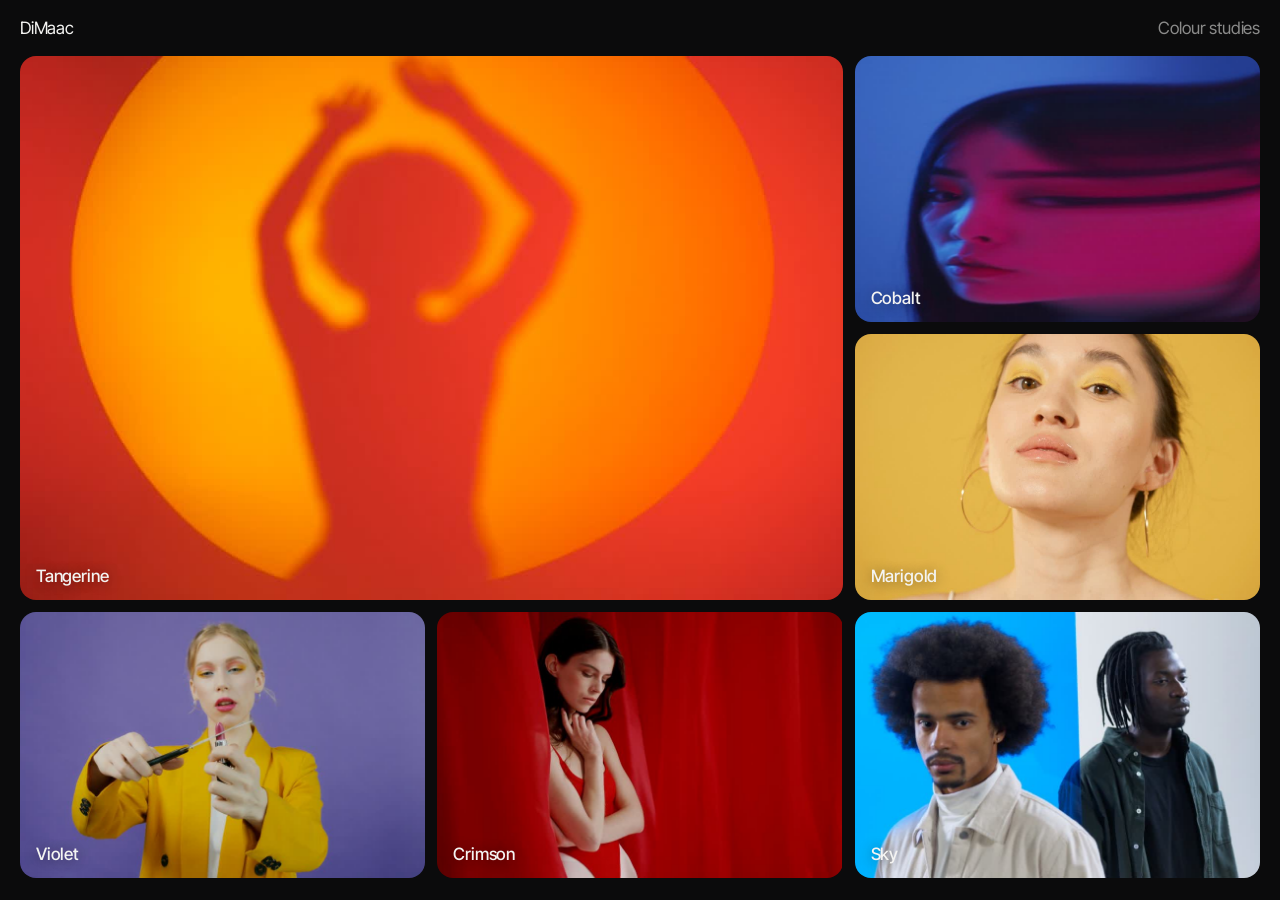
<file: index.html>
<!doctype html>
<html lang="en">
<head>
  <meta charset="utf-8">
  <meta name="viewport" content="width=device-width, initial-scale=1">
  <title>Colour studies</title>
  <link rel="stylesheet" href="https://fonts.googleapis.com/css2?family=Inter+Tight:wght@400;500&display=swap">
  <link rel="stylesheet" href="style.css">
  <script src="script.js"></script>
</head>
<body>
  <header class="top">
    <a href="index.html">DiMaac</a>
    <span>Colour studies</span>
  </header>

  <main class="home">
    <a class="card" href="tangerine.html" style="view-transition-name: tangerine">
      <video src="https://videos.pexels.com/video-files/8047353/8047353-hd_1920_1080_25fps.mp4" poster="posters/tangerine.jpg" autoplay muted loop playsinline></video>
      <span>Tangerine</span>
    </a>
    <a class="card" href="cobalt.html" style="view-transition-name: cobalt">
      <video src="https://videos.pexels.com/video-files/6491689/6491689-hd_1366_720_25fps.mp4" poster="posters/cobalt.jpg" autoplay muted loop playsinline></video>
      <span>Cobalt</span>
    </a>
    <a class="card" href="marigold.html" style="view-transition-name: marigold">
      <video src="https://videos.pexels.com/video-files/7956862/7956862-hd_1280_720_30fps.mp4" poster="posters/marigold.jpg" autoplay muted loop playsinline></video>
      <span>Marigold</span>
    </a>
    <a class="card" href="violet.html" style="view-transition-name: violet">
      <video src="https://videos.pexels.com/video-files/7291759/7291759-hd_1280_720_25fps.mp4" poster="posters/violet.jpg" autoplay muted loop playsinline></video>
      <span>Violet</span>
    </a>
    <a class="card" href="crimson.html" style="view-transition-name: crimson">
      <video src="https://videos.pexels.com/video-files/8746333/8746333-hd_1366_720_25fps.mp4" poster="posters/crimson.jpg" autoplay muted loop playsinline></video>
      <span>Crimson</span>
    </a>
    <a class="card" href="sky.html" style="view-transition-name: sky">
      <video src="https://videos.pexels.com/video-files/6616621/6616621-hd_2048_1080_25fps.mp4" poster="posters/sky.jpg" autoplay muted loop playsinline></video>
      <span>Sky</span>
    </a>
  </main>
</body>
</html>
</file>
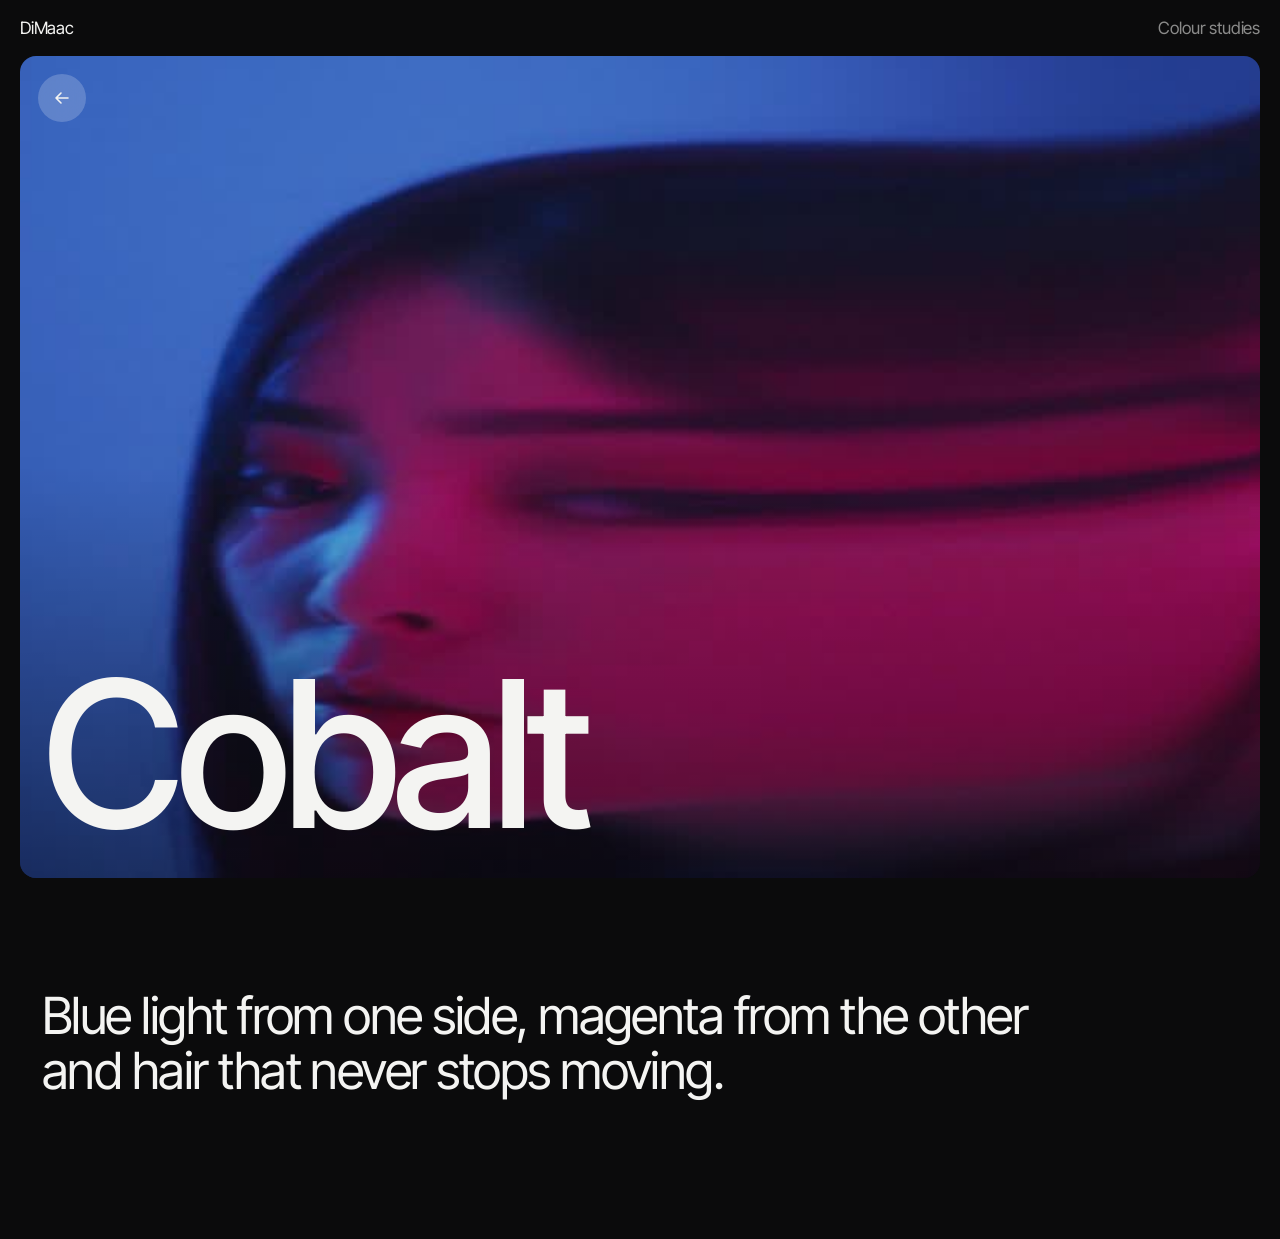
<file: cobalt.html>
<!doctype html>
<html lang="en">
<head>
  <meta charset="utf-8">
  <meta name="viewport" content="width=device-width, initial-scale=1">
  <title>Cobalt</title>
  <link rel="stylesheet" href="https://fonts.googleapis.com/css2?family=Inter+Tight:wght@400;500&display=swap">
  <link rel="stylesheet" href="style.css">
  <script src="script.js"></script>
</head>
<body>
  <header class="top">
    <a href="index.html">DiMaac</a>
    <span>Colour studies</span>
  </header>

  <main>
    <div class="hero" style="view-transition-name: cobalt">
      <video src="https://videos.pexels.com/video-files/6491689/6491689-hd_1366_720_25fps.mp4" poster="posters/cobalt.jpg" autoplay muted loop playsinline></video>
      <a class="back" href="index.html" aria-label="Back to all films"><svg width="20" height="20" viewBox="0 0 20 20" fill="none" stroke="currentColor" stroke-width="1.6" stroke-linecap="round" stroke-linejoin="round" aria-hidden="true"><path d="M16 10H4M9 5l-5 5 5 5"/></svg></a>
      <h1>Cobalt</h1>
    </div>
    <p class="about">Blue light from one side, magenta from the other and hair that never stops moving.</p>
  </main>
</body>
</html>
</file>
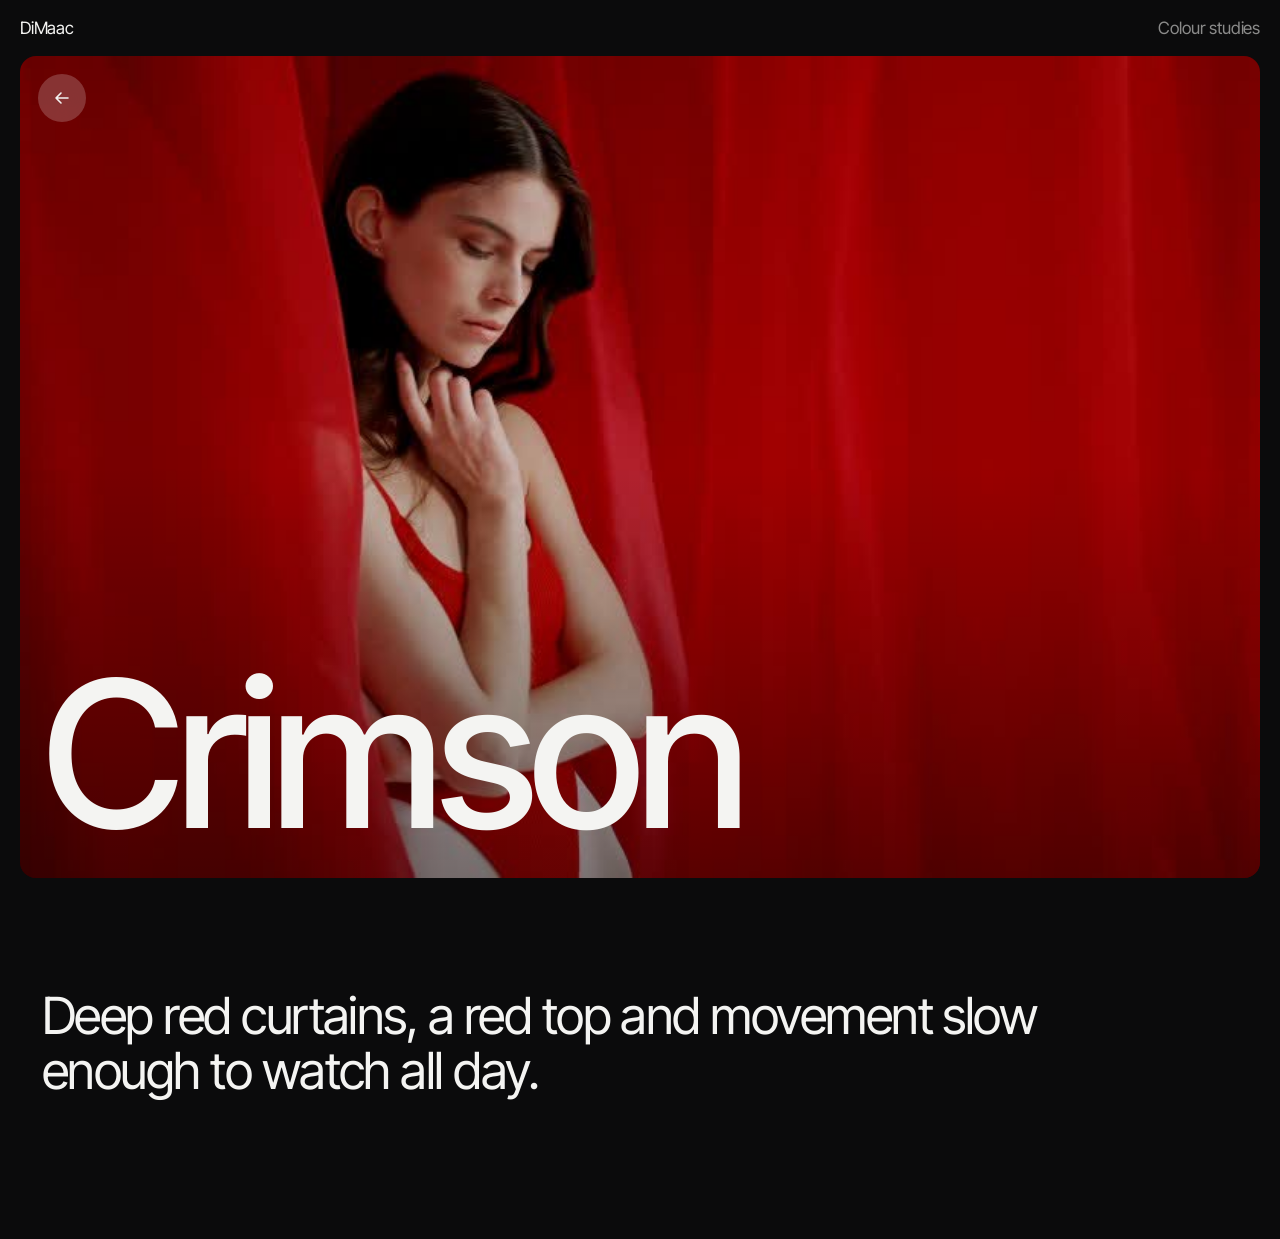
<file: crimson.html>
<!doctype html>
<html lang="en">
<head>
  <meta charset="utf-8">
  <meta name="viewport" content="width=device-width, initial-scale=1">
  <title>Crimson</title>
  <link rel="stylesheet" href="https://fonts.googleapis.com/css2?family=Inter+Tight:wght@400;500&display=swap">
  <link rel="stylesheet" href="style.css">
  <script src="script.js"></script>
</head>
<body>
  <header class="top">
    <a href="index.html">DiMaac</a>
    <span>Colour studies</span>
  </header>

  <main>
    <div class="hero" style="view-transition-name: crimson">
      <video src="https://videos.pexels.com/video-files/8746333/8746333-hd_1366_720_25fps.mp4" poster="posters/crimson.jpg" autoplay muted loop playsinline></video>
      <a class="back" href="index.html" aria-label="Back to all films"><svg width="20" height="20" viewBox="0 0 20 20" fill="none" stroke="currentColor" stroke-width="1.6" stroke-linecap="round" stroke-linejoin="round" aria-hidden="true"><path d="M16 10H4M9 5l-5 5 5 5"/></svg></a>
      <h1>Crimson</h1>
    </div>
    <p class="about">Deep red curtains, a red top and movement slow enough to watch all day.</p>
  </main>
</body>
</html>
</file>
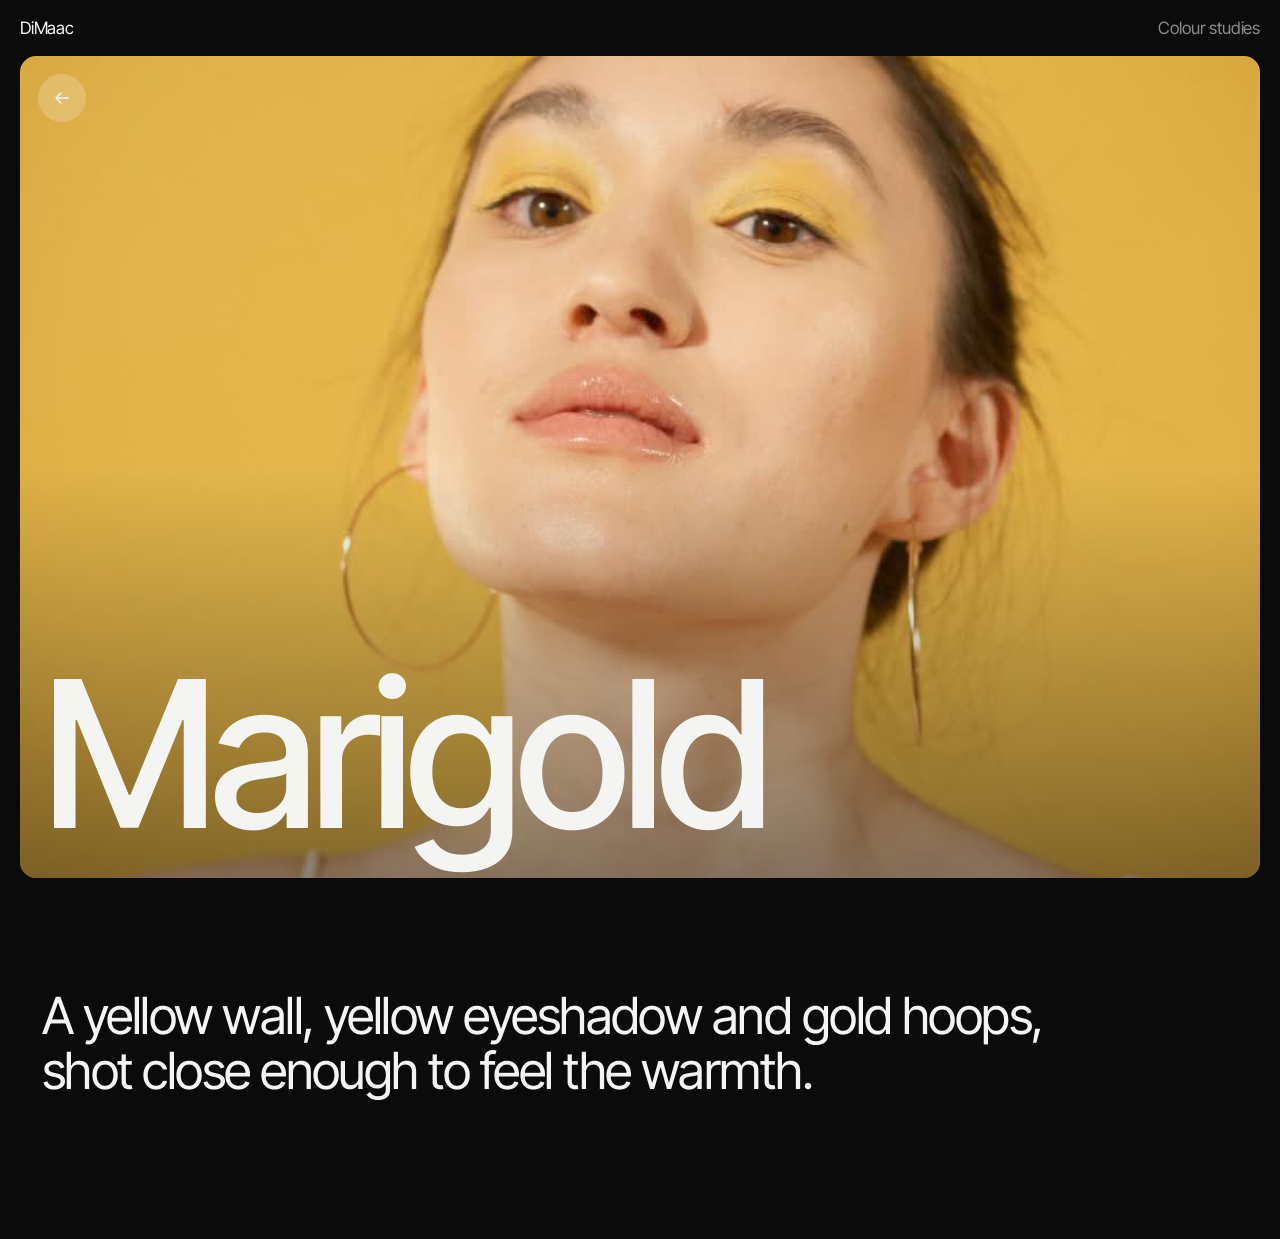
<file: marigold.html>
<!doctype html>
<html lang="en">
<head>
  <meta charset="utf-8">
  <meta name="viewport" content="width=device-width, initial-scale=1">
  <title>Marigold</title>
  <link rel="stylesheet" href="https://fonts.googleapis.com/css2?family=Inter+Tight:wght@400;500&display=swap">
  <link rel="stylesheet" href="style.css">
  <script src="script.js"></script>
</head>
<body>
  <header class="top">
    <a href="index.html">DiMaac</a>
    <span>Colour studies</span>
  </header>

  <main>
    <div class="hero" style="view-transition-name: marigold">
      <video src="https://videos.pexels.com/video-files/7956862/7956862-hd_1280_720_30fps.mp4" poster="posters/marigold.jpg" autoplay muted loop playsinline></video>
      <a class="back" href="index.html" aria-label="Back to all films"><svg width="20" height="20" viewBox="0 0 20 20" fill="none" stroke="currentColor" stroke-width="1.6" stroke-linecap="round" stroke-linejoin="round" aria-hidden="true"><path d="M16 10H4M9 5l-5 5 5 5"/></svg></a>
      <h1>Marigold</h1>
    </div>
    <p class="about">A yellow wall, yellow eyeshadow and gold hoops, shot close enough to feel the warmth.</p>
  </main>
</body>
</html>
</file>
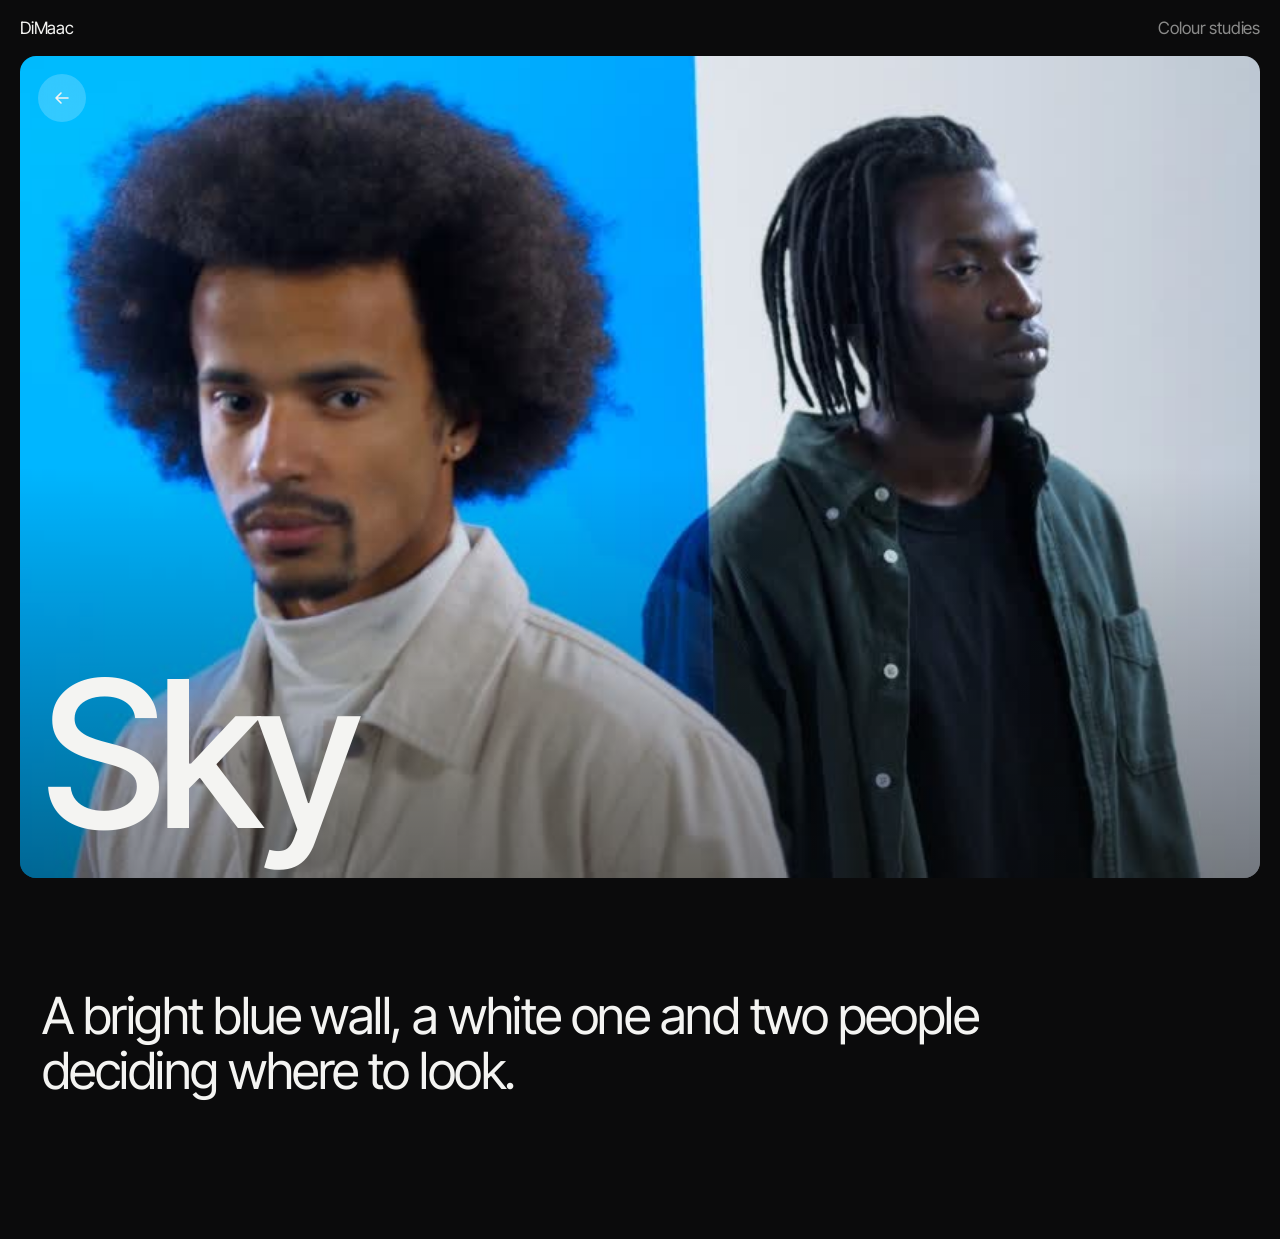
<file: sky.html>
<!doctype html>
<html lang="en">
<head>
  <meta charset="utf-8">
  <meta name="viewport" content="width=device-width, initial-scale=1">
  <title>Sky</title>
  <link rel="stylesheet" href="https://fonts.googleapis.com/css2?family=Inter+Tight:wght@400;500&display=swap">
  <link rel="stylesheet" href="style.css">
  <script src="script.js"></script>
</head>
<body>
  <header class="top">
    <a href="index.html">DiMaac</a>
    <span>Colour studies</span>
  </header>

  <main>
    <div class="hero" style="view-transition-name: sky">
      <video src="https://videos.pexels.com/video-files/6616621/6616621-hd_2048_1080_25fps.mp4" poster="posters/sky.jpg" autoplay muted loop playsinline></video>
      <a class="back" href="index.html" aria-label="Back to all films"><svg width="20" height="20" viewBox="0 0 20 20" fill="none" stroke="currentColor" stroke-width="1.6" stroke-linecap="round" stroke-linejoin="round" aria-hidden="true"><path d="M16 10H4M9 5l-5 5 5 5"/></svg></a>
      <h1>Sky</h1>
    </div>
    <p class="about">A bright blue wall, a white one and two people deciding where to look.</p>
  </main>
</body>
</html>
</file>
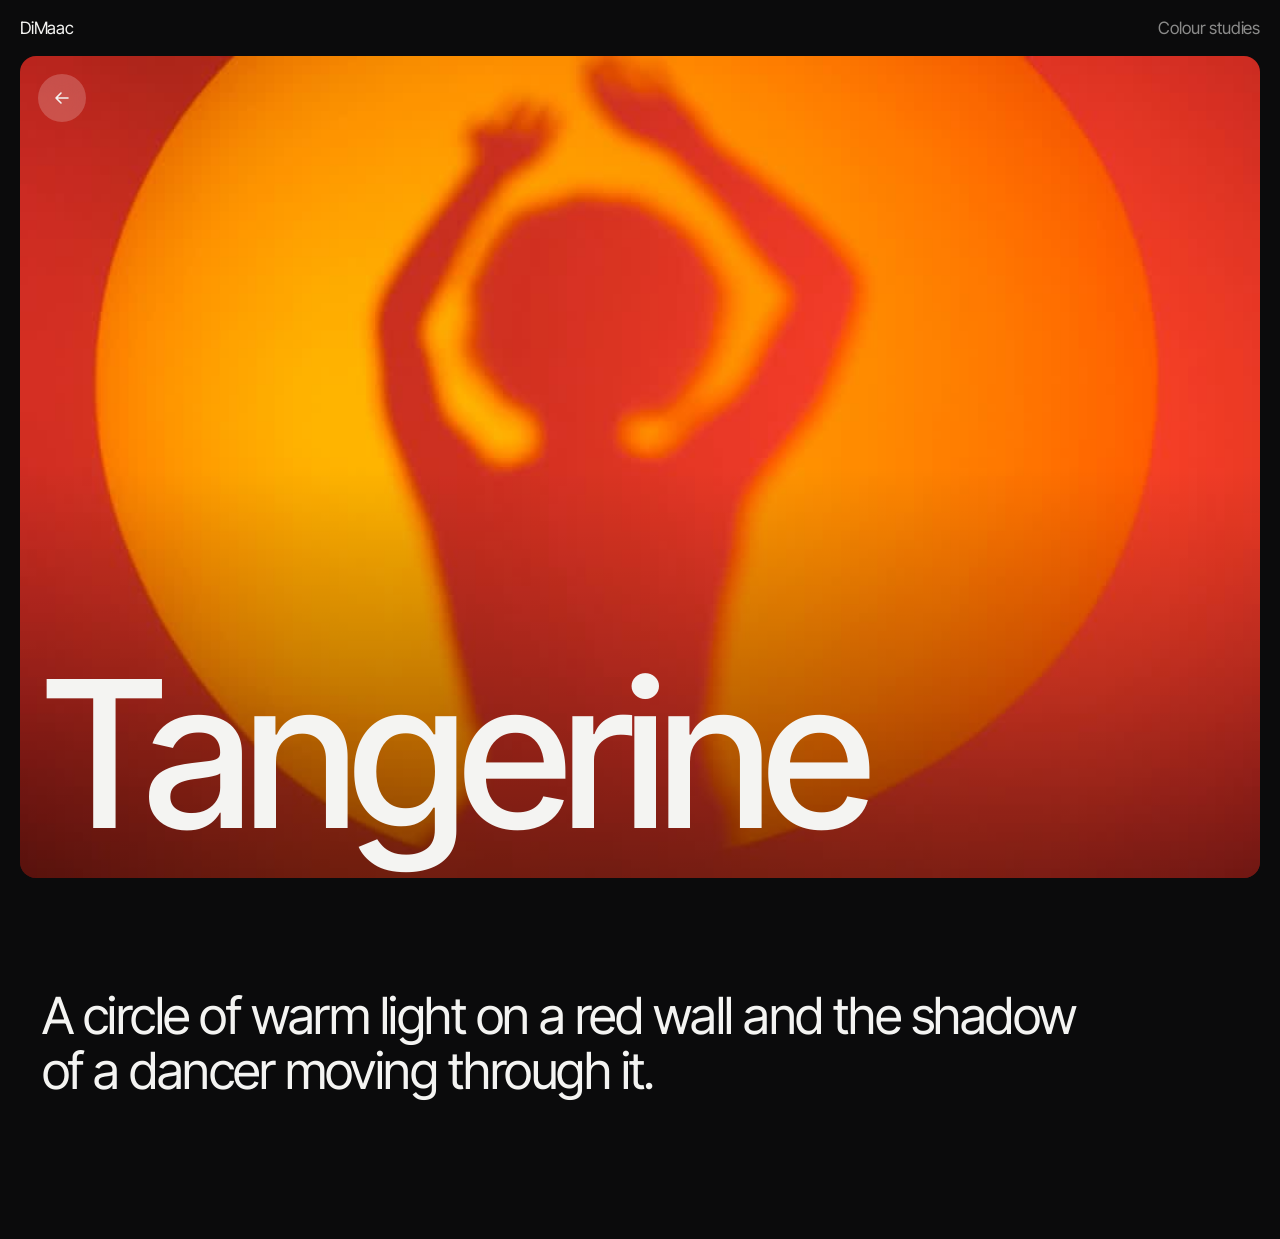
<file: tangerine.html>
<!doctype html>
<html lang="en">
<head>
  <meta charset="utf-8">
  <meta name="viewport" content="width=device-width, initial-scale=1">
  <title>Tangerine</title>
  <link rel="stylesheet" href="https://fonts.googleapis.com/css2?family=Inter+Tight:wght@400;500&display=swap">
  <link rel="stylesheet" href="style.css">
  <script src="script.js"></script>
</head>
<body>
  <header class="top">
    <a href="index.html">DiMaac</a>
    <span>Colour studies</span>
  </header>

  <main>
    <div class="hero" style="view-transition-name: tangerine">
      <video src="https://videos.pexels.com/video-files/8047353/8047353-hd_1920_1080_25fps.mp4" poster="posters/tangerine.jpg" autoplay muted loop playsinline></video>
      <a class="back" href="index.html" aria-label="Back to all films"><svg width="20" height="20" viewBox="0 0 20 20" fill="none" stroke="currentColor" stroke-width="1.6" stroke-linecap="round" stroke-linejoin="round" aria-hidden="true"><path d="M16 10H4M9 5l-5 5 5 5"/></svg></a>
      <h1>Tangerine</h1>
    </div>
    <p class="about">A circle of warm light on a red wall and the shadow of a dancer moving through it.</p>
  </main>
</body>
</html>
</file>
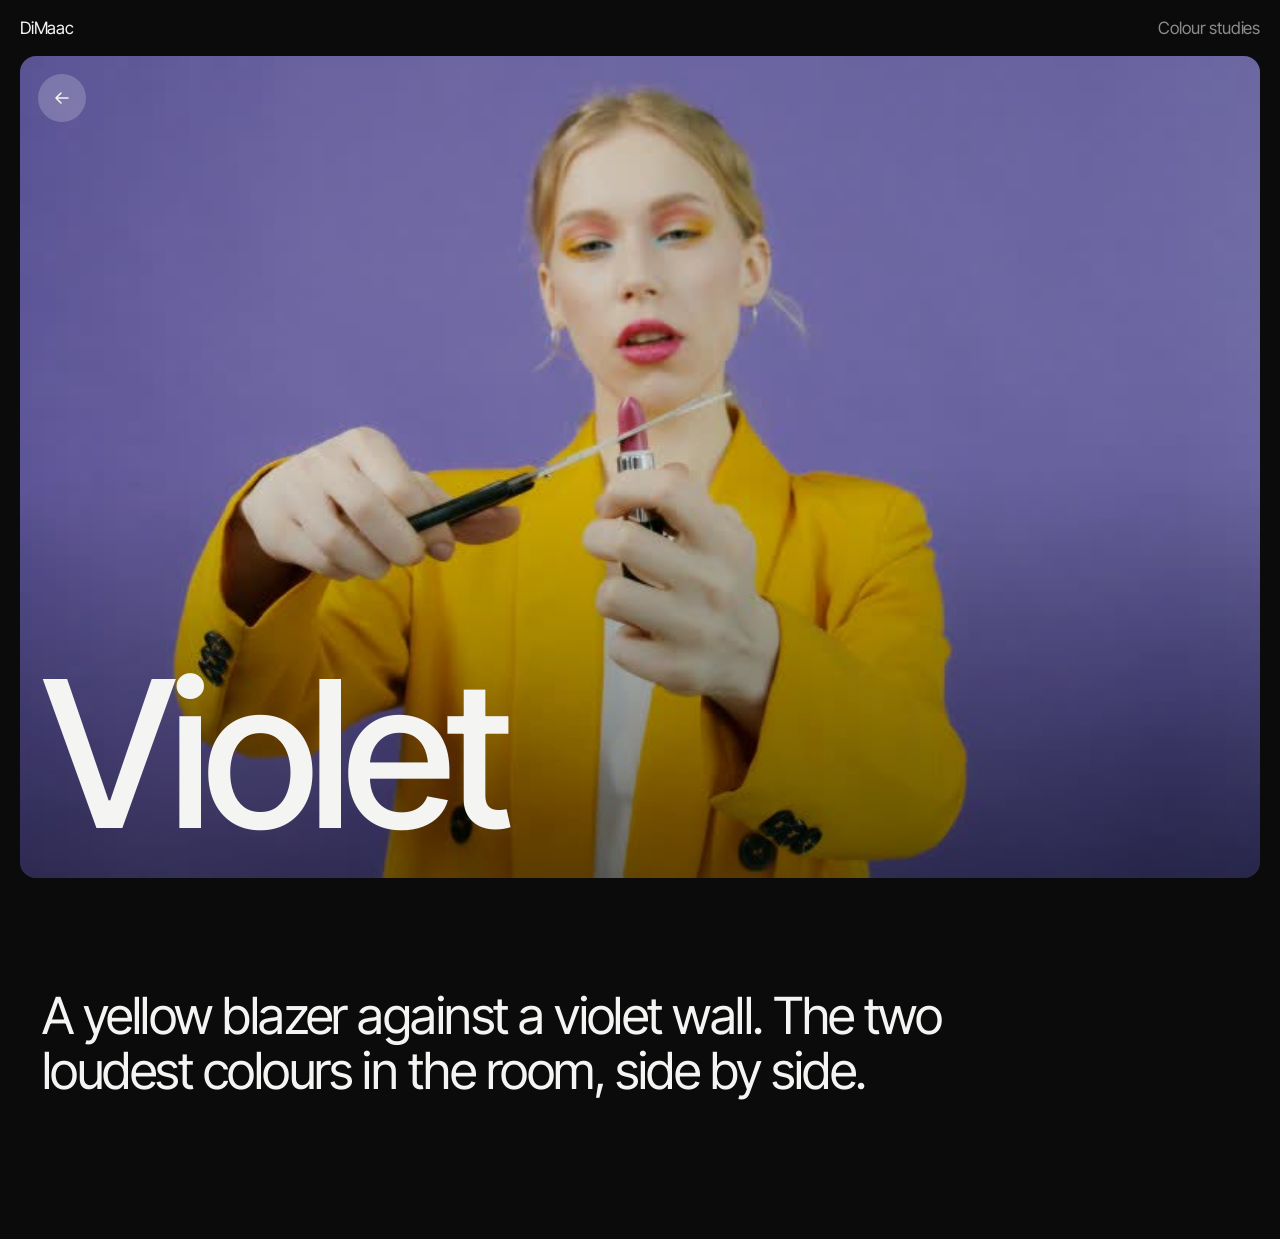
<file: violet.html>
<!doctype html>
<html lang="en">
<head>
  <meta charset="utf-8">
  <meta name="viewport" content="width=device-width, initial-scale=1">
  <title>Violet</title>
  <link rel="stylesheet" href="https://fonts.googleapis.com/css2?family=Inter+Tight:wght@400;500&display=swap">
  <link rel="stylesheet" href="style.css">
  <script src="script.js"></script>
</head>
<body>
  <header class="top">
    <a href="index.html">DiMaac</a>
    <span>Colour studies</span>
  </header>

  <main>
    <div class="hero" style="view-transition-name: violet">
      <video src="https://videos.pexels.com/video-files/7291759/7291759-hd_1280_720_25fps.mp4" poster="posters/violet.jpg" autoplay muted loop playsinline></video>
      <a class="back" href="index.html" aria-label="Back to all films"><svg width="20" height="20" viewBox="0 0 20 20" fill="none" stroke="currentColor" stroke-width="1.6" stroke-linecap="round" stroke-linejoin="round" aria-hidden="true"><path d="M16 10H4M9 5l-5 5 5 5"/></svg></a>
      <h1>Violet</h1>
    </div>
    <p class="about">A yellow blazer against a violet wall. The two loudest colours in the room, side by side.</p>
  </main>
</body>
</html>
</file>
<file: style.css>
* {
  box-sizing: border-box;
  margin: 0;
}

html {
  background: #0b0b0c;
  color: #f4f4f2;
  font-family: "Inter Tight", sans-serif;
}

a {
  color: inherit;
  text-decoration: none;
}

video {
  display: block;
  width: 100%;
  height: 100%;
  object-fit: cover;
}

.top {
  display: flex;
  justify-content: space-between;
  padding: 18px 20px;
  font-size: 17px;
  letter-spacing: -0.01em;
}

.top span {
  opacity: 0.55;
}

.home {
  display: grid;
  grid-template-columns: repeat(3, 1fr);
  grid-template-rows: repeat(3, 1fr);
  gap: 12px;
  height: calc(100svh - 58px);
  padding: 0 20px 20px;
}

.card {
  position: relative;
  overflow: hidden;
  border-radius: 16px;
  background: #1a1a1c;
  transition: scale 0.7s cubic-bezier(0.2, 0.8, 0.2, 1);
}

.card:hover {
  scale: 1.012;
}

.card:first-child {
  grid-column: span 2;
  grid-row: span 2;
}

.card span {
  position: absolute;
  left: 16px;
  bottom: 14px;
  font-size: 17px;
  font-weight: 500;
  letter-spacing: -0.01em;
  text-shadow: 0 1px 14px rgba(0, 0, 0, 0.45);
}

.hero {
  position: relative;
  height: calc(100svh - 78px);
  margin: 0 20px;
  overflow: hidden;
  border-radius: 16px;
}

.hero::after {
  content: "";
  position: absolute;
  inset: 50% 0 0;
  background: linear-gradient(transparent, rgba(0, 0, 0, 0.42));
}

.hero h1 {
  position: absolute;
  z-index: 1;
  left: 22px;
  bottom: 6px;
  padding-bottom: 0.1em;
  font-size: clamp(72px, 16vw, 300px);
  font-weight: 500;
  line-height: 0.95;
  letter-spacing: -0.04em;
  view-transition-name: title;
}

.back {
  position: absolute;
  z-index: 1;
  top: 18px;
  left: 18px;
  display: grid;
  place-items: center;
  width: 48px;
  height: 48px;
  border-radius: 50%;
  background: rgba(255, 255, 255, 0.2);
  backdrop-filter: blur(14px);
  font-size: 21px;
}

.about {
  max-width: 22em;
  padding: 110px 42px 140px;
  font-size: clamp(28px, 4vw, 60px);
  line-height: 1.08;
  letter-spacing: -0.03em;
}

@view-transition {
  navigation: auto;
}

.card,
.hero {
  view-transition-class: film;
}

::view-transition-group(.film) {
  animation-duration: 0.9s;
  animation-timing-function: cubic-bezier(0.7, 0, 0.2, 1);
  overflow: hidden;
  border-radius: 16px;
}

::view-transition-old(.film),
::view-transition-new(.film) {
  width: 100%;
  height: 100%;
  object-fit: cover;
}

::view-transition-new(.film) {
  animation: none;
}

::view-transition-old(.film) {
  animation: fade-out 0.1s linear 0.35s both;
}

::view-transition-old(.film):only-child {
  animation: fade-out 0.25s ease both;
}

::view-transition-new(.film):only-child {
  animation: fade-in 0.3s ease 0.6s both;
}

:root:has(.home)::view-transition-old(.film) {
  z-index: 1;
  animation: fade-out 0.2s ease 0.7s both;
}

::view-transition-group(title) {
  overflow: clip;
}

::view-transition-new(title) {
  animation: rise 0.8s cubic-bezier(0.2, 0.8, 0.2, 1) 0.45s both;
}

@keyframes fade-out {
  to { opacity: 0; }
}

@keyframes fade-in {
  from { opacity: 0; }
}

@keyframes rise {
  from { transform: translateY(105%); }
}

@media (max-width: 700px) {
  .home {
    grid-template-columns: 1fr;
    grid-template-rows: none;
    height: auto;
  }

  .card,
  .card:first-child {
    grid-column: auto;
    grid-row: auto;
    aspect-ratio: 16 / 10;
  }

  .hero {
    height: 72svh;
  }
}

@media (prefers-reduced-motion: reduce) {
  ::view-transition-group(*),
  ::view-transition-old(*),
  ::view-transition-new(*) {
    animation: none !important;
  }
}
</file>
